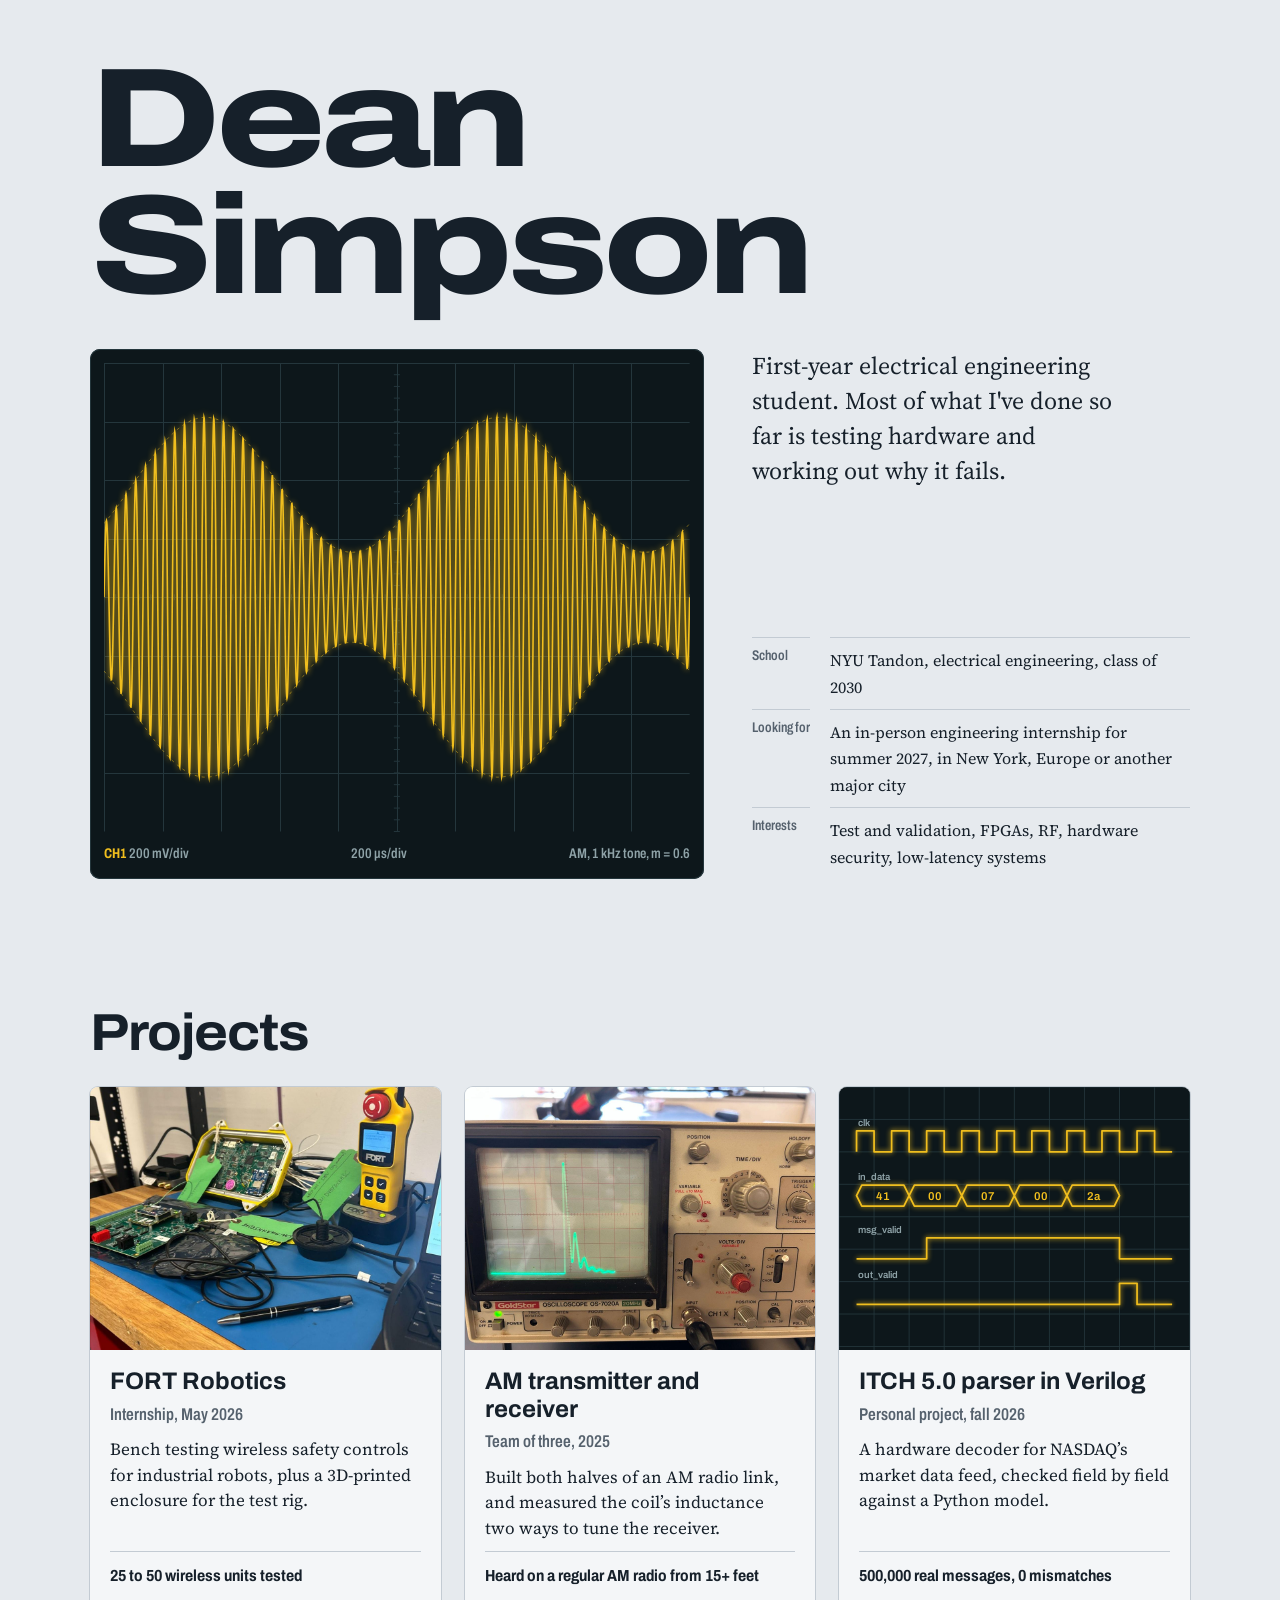
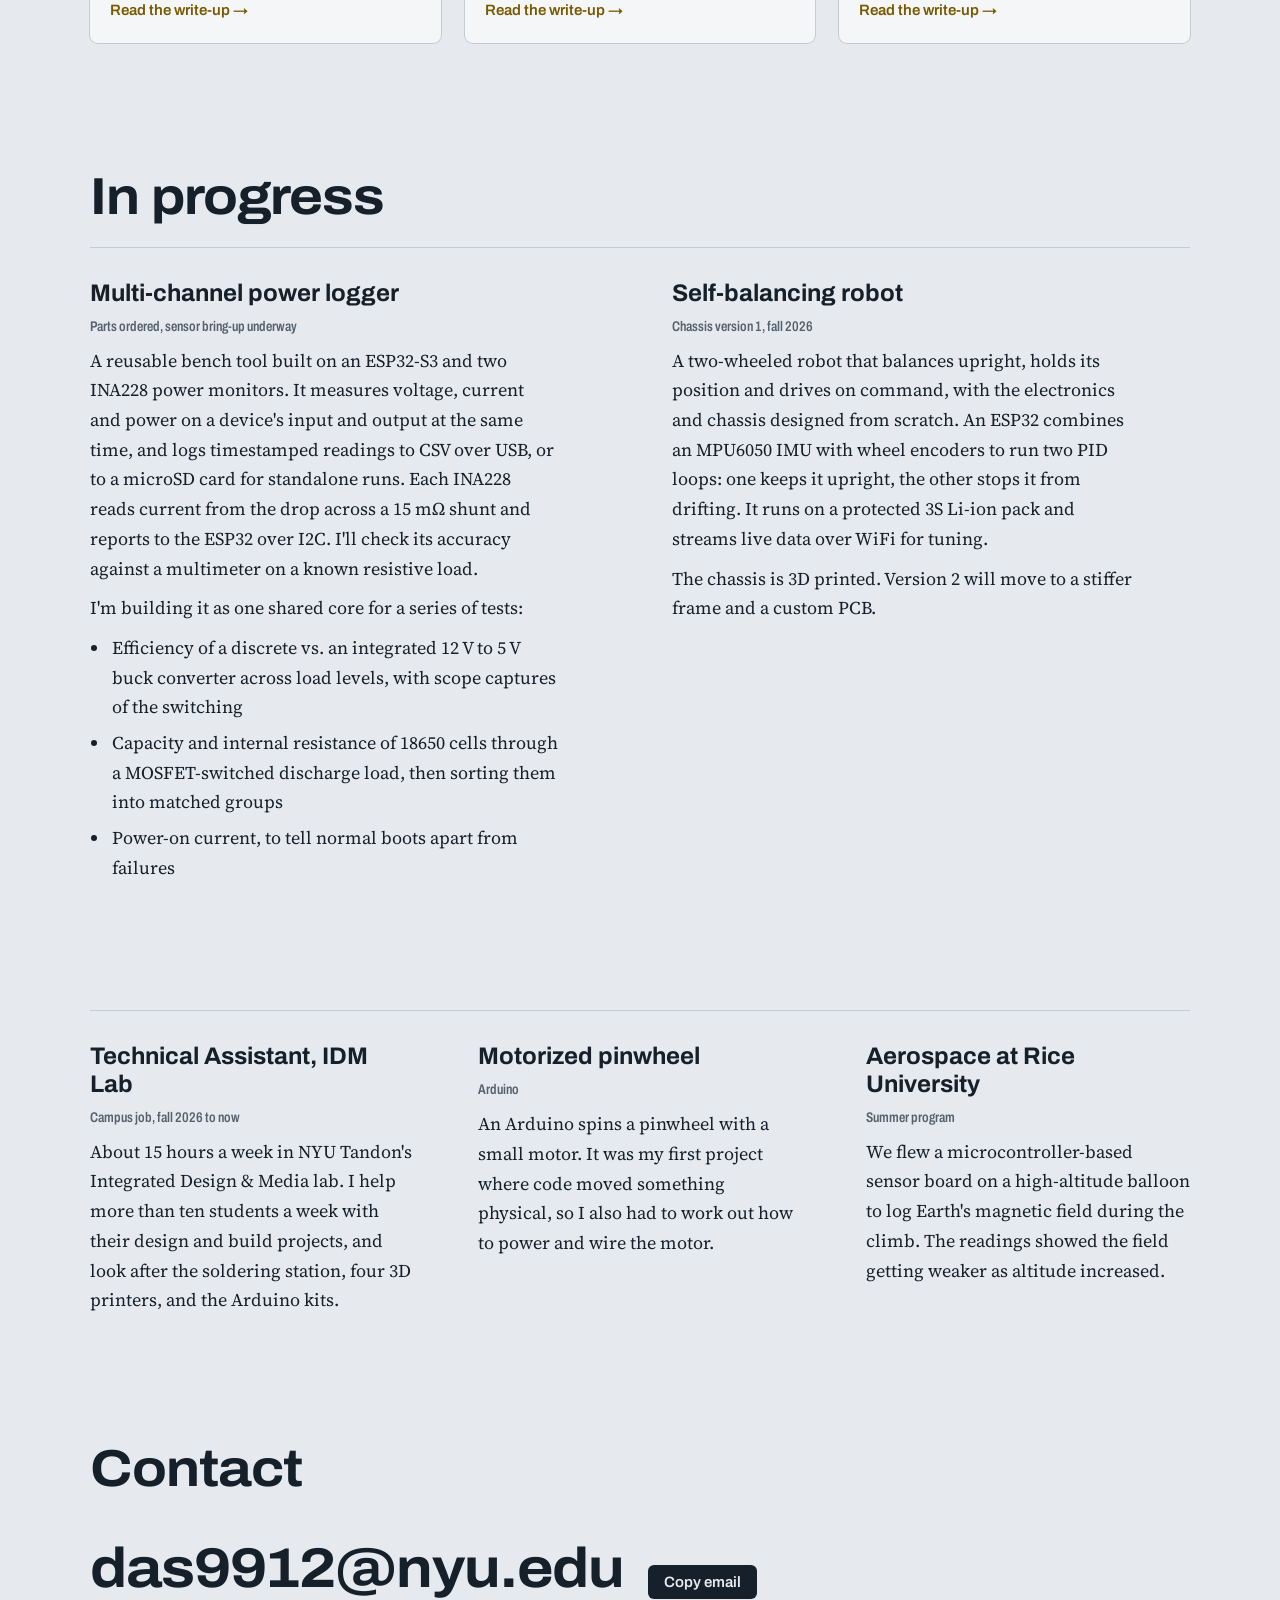
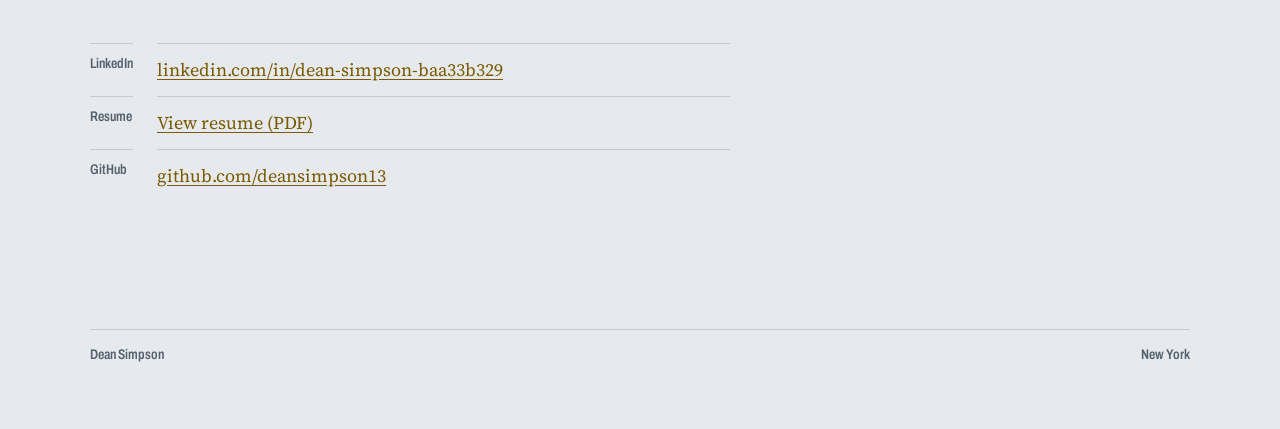
<file: index.html>
<!DOCTYPE html>
<html lang="en">
<head>
<meta charset="utf-8">
<meta name="viewport" content="width=device-width,initial-scale=1,viewport-fit=cover">
<title>Dean Simpson Portfolio</title>
<link rel="preconnect" href="https://fonts.googleapis.com">
<link rel="preconnect" href="https://fonts.gstatic.com" crossorigin>
<link rel="stylesheet" href="https://fonts.googleapis.com/css2?family=Archivo:wdth,wght@62..125,400..800&family=Source+Serif+4:ital,opsz,wght@0,8..60,400;0,8..60,600;1,8..60,400&display=swap">
<link rel="stylesheet" href="style.css">
</head>
<body>
<div class="wrap">

<header class="hero">
  <h1>Dean Simpson</h1>
  <div class="bench">
    <figure class="scope" aria-label="Oscilloscope screen showing an amplitude-modulated signal">
      <canvas id="scope" aria-hidden="true"></canvas>
      <figcaption class="readout">
        <span><b>CH1</b> 200 mV/div</span>
        <span>200 µs/div</span>
        <span>AM, 1 kHz tone, m = 0.6</span>
      </figcaption>
    </figure>
    <div class="intro">
      <p>First-year electrical engineering student. Most of what I've done so far is testing hardware and working out why it fails.</p>
      <dl class="facts">
        <dt class="label">School</dt><dd>NYU Tandon, electrical engineering, class of 2030</dd>
        <dt class="label">Looking for</dt><dd>An in-person engineering internship for summer 2027, in New York, Europe or another major city</dd>
        <dt class="label">Interests</dt><dd>Test and validation, FPGAs, RF, hardware security, low-latency systems</dd>
      </dl>
    </div>
  </div>
</header>

<!-- Projects -->
<section class="projects" id="projects">
  <h2>Projects</h2>
  <div class="cards">
    <a class="card" href="fort.html">
      <div class="thumb"><img src="fort-radios.jpg" alt="" loading="lazy"></div>
      <div class="card-body">
        <h3>FORT Robotics</h3>
        <p class="label">Internship, May 2026</p>
        <p>Bench testing wireless safety controls for industrial robots, plus a 3D-printed enclosure for the test rig.</p>
        <p class="stat">25 to 50 wireless units tested</p>
        <span class="more">Read the write-up &rarr;</span>
      </div>
    </a>
    <a class="card" href="radio.html">
      <div class="thumb"><img src="radio-lr-decay.jpg" alt="" loading="lazy"></div>
      <div class="card-body">
        <h3>AM transmitter and receiver</h3>
        <p class="label">Team of three, 2025</p>
        <p>Built both halves of an AM radio link, and measured the coil&rsquo;s inductance two ways to tune the receiver.</p>
        <p class="stat">Heard on a regular AM radio from 15+ feet</p>
        <span class="more">Read the write-up &rarr;</span>
      </div>
    </a>
    <a class="card" href="itch.html">
      <div class="thumb"><svg viewBox="0 0 400 300" role="img" aria-label="Digital timing traces on a dark screen">
<g stroke="#24363C" stroke-width="1"><path d="M0 0 V300"/><path d="M40 0 V300"/><path d="M80 0 V300"/><path d="M120 0 V300"/><path d="M160 0 V300"/><path d="M200 0 V300"/><path d="M240 0 V300"/><path d="M280 0 V300"/><path d="M320 0 V300"/><path d="M360 0 V300"/><path d="M400 0 V300"/><path d="M0 0 H400"/><path d="M0 37 H400"/><path d="M0 74 H400"/><path d="M0 111 H400"/><path d="M0 148 H400"/><path d="M0 185 H400"/><path d="M0 222 H400"/><path d="M0 259 H400"/><path d="M0 296 H400"/></g>
<g fill="none" stroke="#F0BE1E" stroke-width="2" stroke-linejoin="round" style="filter:drop-shadow(0 0 3px #F0BE1E)">
<path d="M20 74 V50 H40 V74 H60 V50 H80 V74 H100 V50 H120 V74 H140 V50 H160 V74 H180 V50 H200 V74 H220 V50 H240 V74 H260 V50 H280 V74 H300 V50 H320 V74 H340 V50 H360 V74 H380"/>
<path d="M20 124 L26 112 H74 L80 124 L74 136 H26 Z M80 124 L86 112 H134 L140 124 L134 136 H86 Z M140 124 L146 112 H194 L200 124 L194 136 H146 Z M200 124 L206 112 H254 L260 124 L254 136 H206 Z M260 124 L266 112 H314 L320 124 L314 136 H266 Z"/>
<path d="M20 196 H100 V172 H320 V196 H380"/>
<path d="M20 248 H320 V224 H340 V248 H380"/>
</g>
<g font-family="Archivo,Arial,sans-serif" font-size="13" font-weight="600" fill="#F0BE1E" text-anchor="middle">
<text x="50" y="129">41</text><text x="110" y="129">00</text><text x="170" y="129">07</text><text x="230" y="129">00</text><text x="290" y="129">2a</text>
</g>
<g font-family="Archivo,Arial,sans-serif" font-size="11" font-weight="600" fill="#8FA3A8">
<text x="22" y="44">clk</text><text x="22" y="106">in_data</text><text x="22" y="166">msg_valid</text><text x="22" y="218">out_valid</text>
</g>
</svg></div>
      <div class="card-body">
        <h3>ITCH 5.0 parser in Verilog</h3>
        <p class="label">Personal project, fall 2026</p>
        <p>A hardware decoder for NASDAQ&rsquo;s market data feed, checked field by field against a Python model.</p>
        <p class="stat">500,000 real messages, 0 mismatches</p>
        <span class="more">Read the write-up &rarr;</span>
      </div>
    </a>
  </div>
</section>

<!-- In progress -->
<section class="now" id="now">
  <h2>In progress</h2>
  <div class="minor">
    <article>
      <h3>Multi-channel power logger</h3>
      <p class="label" style="margin:0">Parts ordered, sensor bring-up underway</p>
      <p>A reusable bench tool built on an ESP32-S3 and two INA228 power monitors. It measures voltage, current and power on a device's input and output at the same time, and logs timestamped readings to CSV over USB, or to a microSD card for standalone runs. Each INA228 reads current from the drop across a 15 m&Omega; shunt and reports to the ESP32 over I2C. I'll check its accuracy against a multimeter on a known resistive load.</p>
      <p>I'm building it as one shared core for a series of tests:</p>
      <ul class="uses">
        <li>Efficiency of a discrete vs. an integrated 12 V to 5 V buck converter across load levels, with scope captures of the switching</li>
        <li>Capacity and internal resistance of 18650 cells through a MOSFET-switched discharge load, then sorting them into matched groups</li>
        <li>Power-on current, to tell normal boots apart from failures</li>
      </ul>
    </article>
    <article>
      <h3>Self-balancing robot</h3>
      <p class="label" style="margin:0">Chassis version 1, fall 2026</p>
      <p>A two-wheeled robot that balances upright, holds its position and drives on command, with the electronics and chassis designed from scratch. An ESP32 combines an MPU6050 IMU with wheel encoders to run two PID loops: one keeps it upright, the other stops it from drifting. It runs on a protected 3S Li-ion pack and streams live data over WiFi for tuning.</p>
      <p>The chassis is 3D printed. Version 2 will move to a stiffer frame and a custom PCB.</p>
    </article>
  </div>
</section>

<!-- Smaller -->
<section class="minor">
  <article>
    <h3>Technical Assistant, IDM Lab</h3>
    <p class="label" style="margin:0">Campus job, fall 2026 to now</p>
    <p>About 15 hours a week in NYU Tandon's Integrated Design &amp; Media lab. I help more than ten students a week with their design and build projects, and look after the soldering station, four 3D printers, and the Arduino kits.</p>
  </article>
  <article>
    <h3>Motorized pinwheel</h3>
    <p class="label" style="margin:0">Arduino</p>
    <p>An Arduino spins a pinwheel with a small motor. It was my first project where code moved something physical, so I also had to work out how to power and wire the motor.</p>
  </article>
  <article>
    <h3>Aerospace at Rice University</h3>
    <p class="label" style="margin:0">Summer program</p>
    <p>We flew a microcontroller-based sensor board on a high-altitude balloon to log Earth's magnetic field during the climb. The readings showed the field getting weaker as altitude increased.</p>
  </article>
</section>

<!-- Contact -->
<section class="contact" id="contact">
  <h2>Contact</h2>
  <div class="email"><span id="email">das9912@nyu.edu</span><button class="copy" type="button" id="copyEmail">Copy email</button></div>
  <dl class="links">
    <dt class="label">LinkedIn</dt><dd><a href="https://www.linkedin.com/in/dean-simpson-baa33b329/" target="_blank" rel="noopener">linkedin.com/in/dean-simpson-baa33b329</a></dd>
    <dt class="label">Resume</dt><dd><a href="resume.pdf" target="_blank" rel="noopener">View resume (PDF)</a></dd>
    <dt class="label">GitHub</dt><dd><a href="https://github.com/deansimpson13" target="_blank" rel="noopener">github.com/deansimpson13</a></dd>
  </dl>
</section>

<footer class="label">
  <span>Dean Simpson</span>
  <span>New York</span>
</footer>

</div>

<script>
document.getElementById('copyEmail').addEventListener('click', function(){
  var b=this, el=document.getElementById('email'), t=el.textContent;
  function done(){b.textContent='Copied';setTimeout(function(){b.textContent='Copy email'},1600)}
  function fallback(){var r=document.createRange();r.selectNodeContents(el);var s=getSelection();s.removeAllRanges();s.addRange(r);b.textContent='Selected';}
  try{navigator.clipboard.writeText(t).then(done,fallback)}catch(e){fallback()}
});

(function(){
  var c=document.getElementById('scope'), ctx=c.getContext('2d');
  var reduce=window.matchMedia&&matchMedia('(prefers-reduced-motion: reduce)').matches;
  var phase=0, W=0, H=0;
  function css(n){return getComputedStyle(document.documentElement).getPropertyValue(n).trim()}
  function size(){
    var r=c.getBoundingClientRect(), d=window.devicePixelRatio||1;
    W=r.width; H=r.height; c.width=Math.round(W*d); c.height=Math.round(H*d);
    ctx.setTransform(d,0,0,d,0,0);
  }
  function draw(){
    var grat=css('--grat'), trace=css('--trace');
    ctx.clearRect(0,0,W,H);
    // graticule: 10 x 8 divisions, minor ticks on the center axes
    ctx.strokeStyle=grat; ctx.lineWidth=1;
    for(var i=0;i<=10;i++){var x=Math.round(i*W/10)+.5;ctx.beginPath();ctx.moveTo(x,0);ctx.lineTo(x,H);ctx.stroke()}
    for(var j=0;j<=8;j++){var y=Math.round(j*H/8)+.5;ctx.beginPath();ctx.moveTo(0,y);ctx.lineTo(W,y);ctx.stroke()}
    for(var k=0;k<=50;k++){var tx=k*W/50;ctx.beginPath();ctx.moveTo(tx,H/2-3);ctx.lineTo(tx,H/2+3);ctx.stroke()}
    for(var m=0;m<=40;m++){var ty=m*H/40;ctx.beginPath();ctx.moveTo(W/2-3,ty);ctx.lineTo(W/2+3,ty);ctx.stroke()}
    // AM signal: 2 ms window (10 div x 200 us), 1 kHz tone, depth 0.6
    var A=H*0.24, mod=0.6, cycles=2, carrierPerDiv=6;
    ctx.save();
    ctx.shadowColor=trace; ctx.shadowBlur=6;
    ctx.strokeStyle=trace; ctx.lineWidth=1.6; ctx.beginPath();
    var n=Math.max(600,Math.round(W*4));
    for(var s=0;s<=n;s++){
      var u=s/n, x=u*W;
      var env=1+mod*Math.sin(2*Math.PI*cycles*u + phase);
      var car=Math.sin(2*Math.PI*carrierPerDiv*10*u);
      var y=H/2-A*env*car;
      s?ctx.lineTo(x,y):ctx.moveTo(x,y);
    }
    ctx.stroke(); ctx.restore();
    // envelope, dashed
    ctx.setLineDash([3,4]); ctx.strokeStyle=trace; ctx.globalAlpha=.45; ctx.lineWidth=1;
    [1,-1].forEach(function(sg){
      ctx.beginPath();
      for(var s=0;s<=200;s++){var u=s/200;var y=H/2-sg*A*(1+mod*Math.sin(2*Math.PI*cycles*u+phase));s?ctx.lineTo(u*W,y):ctx.moveTo(u*W,y)}
      ctx.stroke();
    });
    ctx.setLineDash([]); ctx.globalAlpha=1;
  }
  function loop(){phase-=0.012; draw(); requestAnimationFrame(loop)}
  size(); draw();
  window.addEventListener('resize',function(){size();draw()});
  if(!reduce) requestAnimationFrame(loop);
})();
</script>
</body>
</html>
</file>
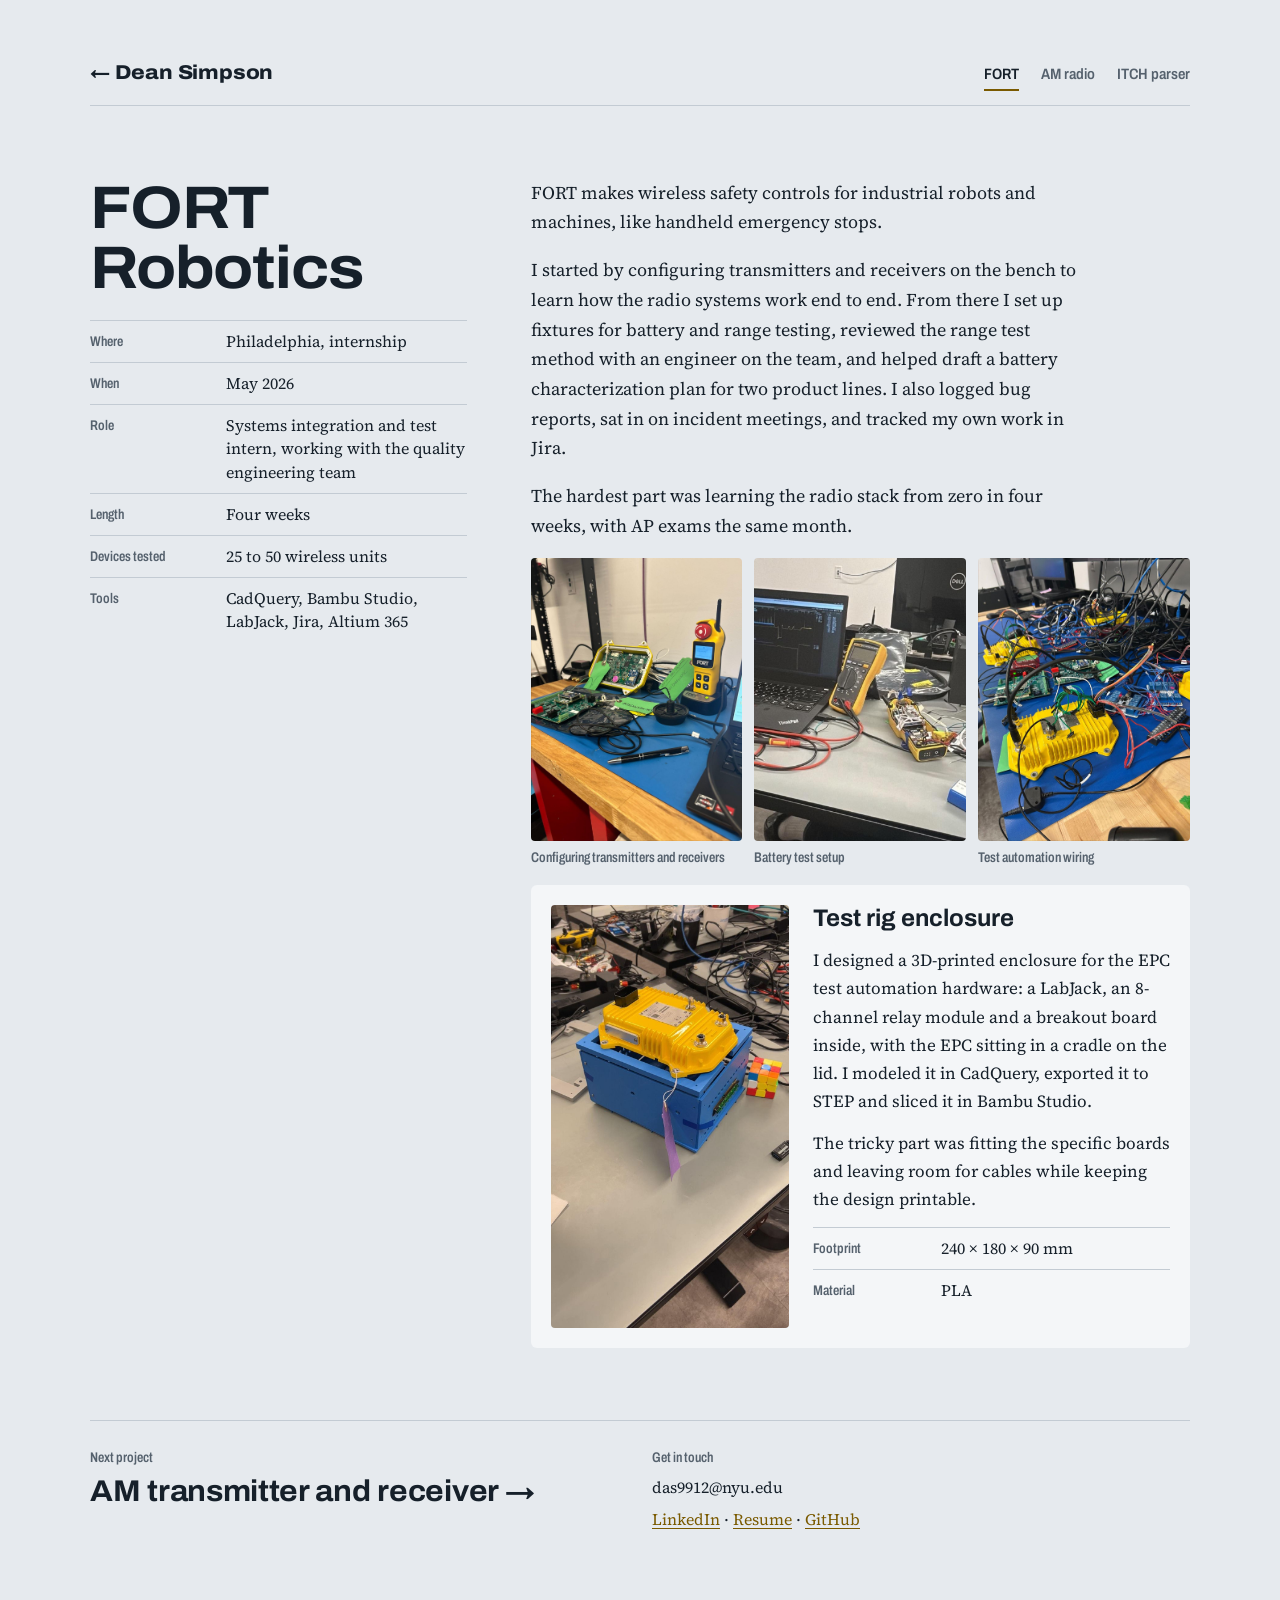
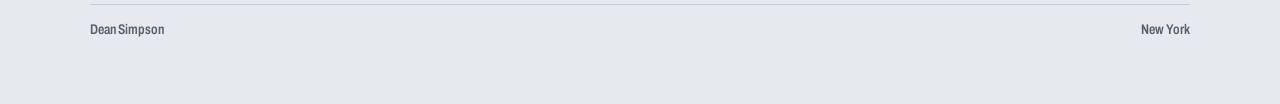
<file: fort.html>
<!DOCTYPE html>
<html lang="en">
<head>
<meta charset="utf-8">
<meta name="viewport" content="width=device-width,initial-scale=1,viewport-fit=cover">
<title>FORT Robotics | Dean Simpson</title>
<link rel="preconnect" href="https://fonts.googleapis.com">
<link rel="preconnect" href="https://fonts.gstatic.com" crossorigin>
<link rel="stylesheet" href="https://fonts.googleapis.com/css2?family=Archivo:wdth,wght@62..125,400..800&family=Source+Serif+4:ital,opsz,wght@0,8..60,400;0,8..60,600;1,8..60,400&display=swap">
<link rel="stylesheet" href="style.css">
</head>
<body class="page">
<div class="wrap">

<nav class="topnav" aria-label="Site">
  <a class="home" href="index.html">&larr; Dean Simpson</a>
  <div class="pnav"><a href="fort.html" aria-current="page">FORT</a><a href="radio.html">AM radio</a><a href="itch.html">ITCH parser</a></div>
</nav>

<section class="record" id="fort">
  <div class="side">
    <h1 class="page-title">FORT Robotics</h1>
    <table class="spec">
      <tr><th>Where</th><td>Philadelphia, internship</td></tr>
      <tr><th>When</th><td>May 2026</td></tr>
      <tr><th>Role</th><td>Systems integration and test intern, working with the quality engineering team</td></tr>
      <tr><th>Length</th><td>Four weeks</td></tr>
      <tr><th>Devices tested</th><td>25 to 50 wireless units</td></tr>
      <tr><th>Tools</th><td>CadQuery, Bambu Studio, LabJack, Jira, Altium 365</td></tr>
    </table>
  </div>
  <div class="notes">
    <p>FORT makes wireless safety controls for industrial robots and machines, like handheld emergency stops.</p>
    <p>I started by configuring transmitters and receivers on the bench to learn how the radio systems work end to end. From there I set up fixtures for battery and range testing, reviewed the range test method with an engineer on the team, and helped draft a battery characterization plan for two product lines. I also logged bug reports, sat in on incident meetings, and tracked my own work in Jira.</p>
    <p>The hardest part was learning the radio stack from zero in four weeks, with AP exams the same month.</p>
    <div class="strip">
      <figure class="photo"><img src="fort-radios.jpg" alt="Transmitter and receiver boards on a blue lab bench next to a handheld wireless controller" loading="lazy"><figcaption class="label">Configuring transmitters and receivers</figcaption></figure>
      <figure class="photo"><img src="fort-battery.jpg" alt="Laptop, multimeter and battery pack wired together on a test bench" loading="lazy"><figcaption class="label">Battery test setup</figcaption></figure>
      <figure class="photo"><img src="fort-rig.jpg" alt="Controllers, relay boards and wiring spread across a lab bench" loading="lazy"><figcaption class="label">Test automation wiring</figcaption></figure>
    </div>
    <div class="feature">
      <figure class="photo"><img src="fort-enclosure.jpg" alt="Blue 3D-printed enclosure with a yellow controller seated in a cradle on its lid" loading="lazy"></figure>
      <div class="feature-text">
        <h3>Test rig enclosure</h3>
        <p>I designed a 3D-printed enclosure for the EPC test automation hardware: a LabJack, an 8-channel relay module and a breakout board inside, with the EPC sitting in a cradle on the lid. I modeled it in CadQuery, exported it to STEP and sliced it in Bambu Studio.</p>
        <p>The tricky part was fitting the specific boards and leaving room for cables while keeping the design printable.</p>
        <table class="spec">
          <tr><th>Footprint</th><td>240 × 180 × 90 mm</td></tr>
          <tr><th>Material</th><td>PLA</td></tr>
        </table>
      </div>
    </div>
  </div>
</section>

<nav class="after" aria-label="More">
  <a class="next" href="radio.html"><span class="label">Next project</span><span class="nt">AM transmitter and receiver &rarr;</span></a>
  <div class="reach">
    <span class="label">Get in touch</span>
    <p>das9912@nyu.edu</p>
    <p><a href="https://www.linkedin.com/in/dean-simpson-baa33b329/" target="_blank" rel="noopener">LinkedIn</a> &middot; <a href="resume.pdf" target="_blank" rel="noopener">Resume</a> &middot; <a href="https://github.com/deansimpson13" target="_blank" rel="noopener">GitHub</a></p>
  </div>
</nav>

<footer class="label">
  <span>Dean Simpson</span>
  <span>New York</span>
</footer>

</div>
</body>
</html>
</file>
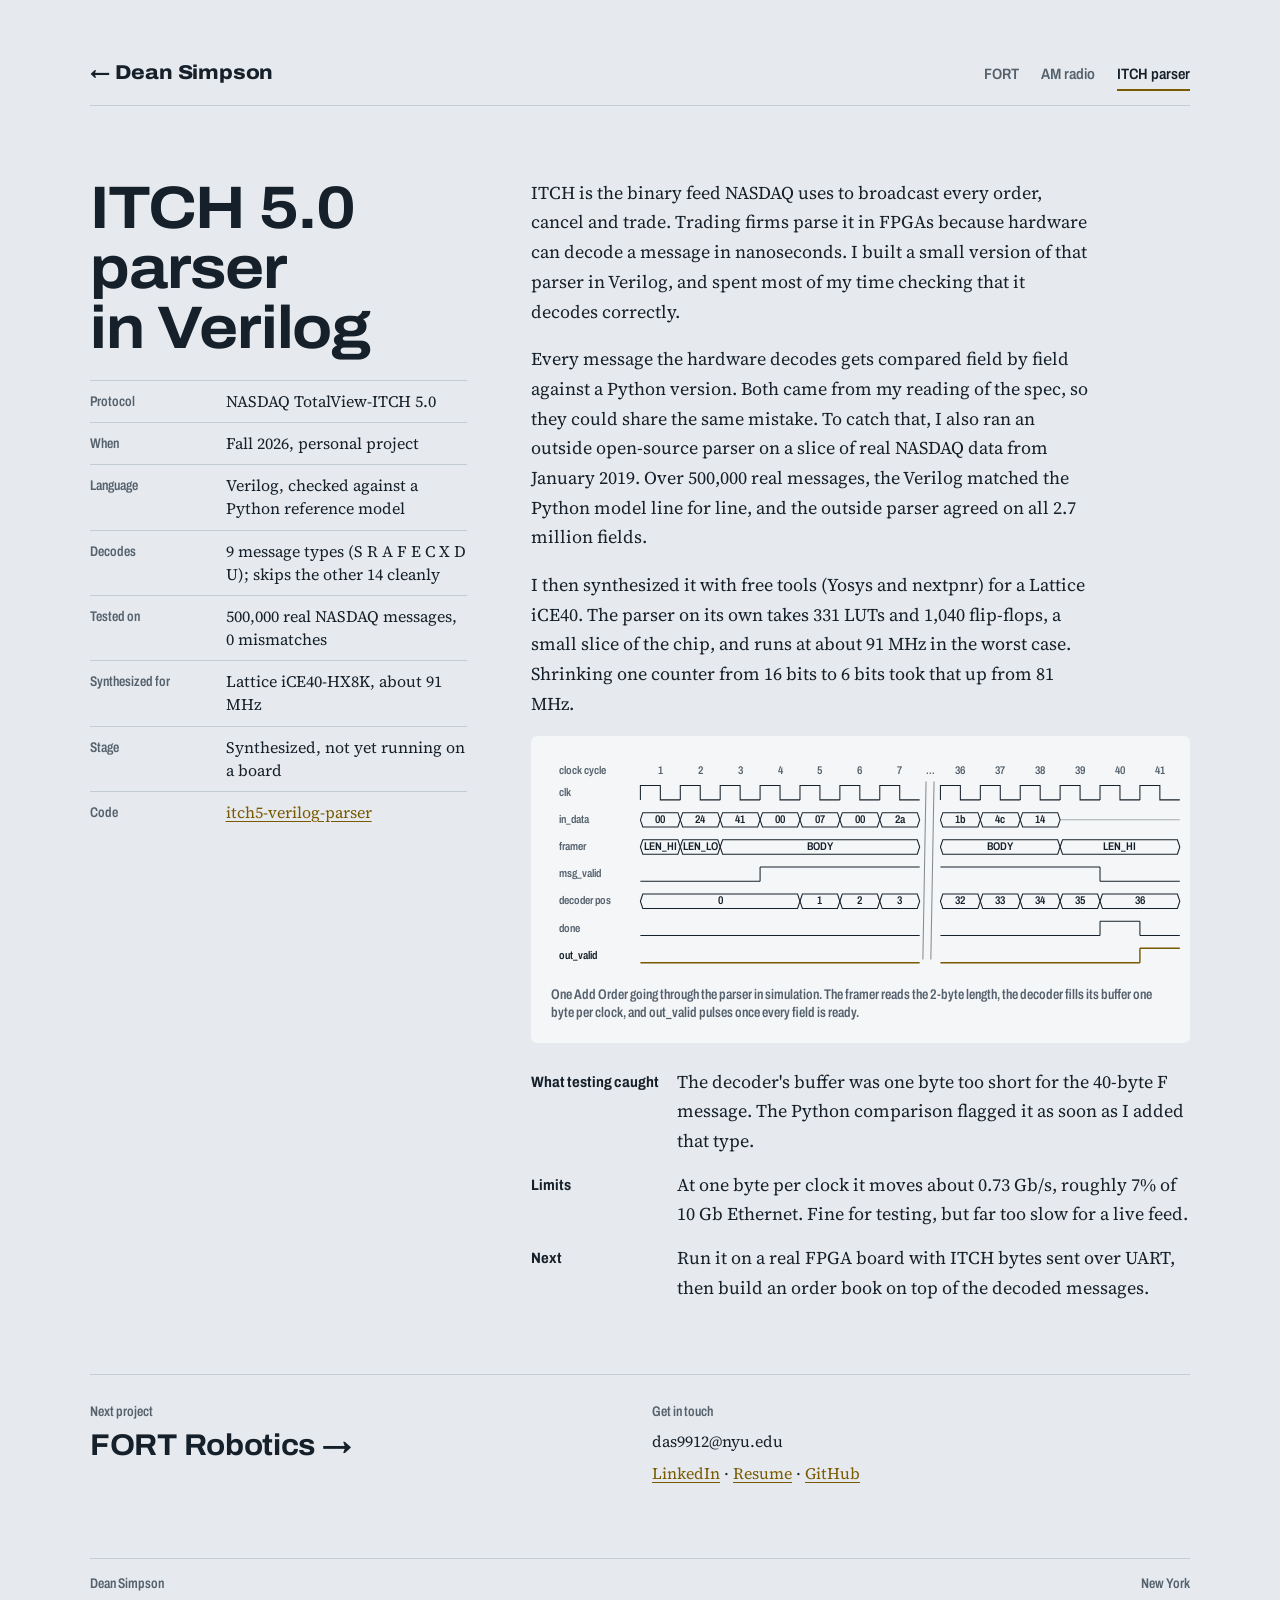
<file: itch.html>
<!DOCTYPE html>
<html lang="en">
<head>
<meta charset="utf-8">
<meta name="viewport" content="width=device-width,initial-scale=1,viewport-fit=cover">
<title>ITCH 5.0 parser in Verilog | Dean Simpson</title>
<link rel="preconnect" href="https://fonts.googleapis.com">
<link rel="preconnect" href="https://fonts.gstatic.com" crossorigin>
<link rel="stylesheet" href="https://fonts.googleapis.com/css2?family=Archivo:wdth,wght@62..125,400..800&family=Source+Serif+4:ital,opsz,wght@0,8..60,400;0,8..60,600;1,8..60,400&display=swap">
<link rel="stylesheet" href="style.css">
</head>
<body class="page">
<div class="wrap">

<nav class="topnav" aria-label="Site">
  <a class="home" href="index.html">&larr; Dean Simpson</a>
  <div class="pnav"><a href="fort.html">FORT</a><a href="radio.html">AM radio</a><a href="itch.html" aria-current="page">ITCH parser</a></div>
</nav>

<section class="record" id="itch">
  <div class="side">
    <h1 class="page-title">ITCH 5.0 parser in Verilog</h1>
    <table class="spec">
      <tr><th>Protocol</th><td>NASDAQ TotalView-ITCH 5.0</td></tr>
      <tr><th>When</th><td>Fall 2026, personal project</td></tr>
      <tr><th>Language</th><td>Verilog, checked against a Python reference model</td></tr>
      <tr><th>Decodes</th><td>9 message types (S R A F E C X D U); skips the other 14 cleanly</td></tr>
      <tr><th>Tested on</th><td>500,000 real NASDAQ messages, 0 mismatches</td></tr>
      <tr><th>Synthesized for</th><td>Lattice iCE40-HX8K, about 91 MHz</td></tr>
      <tr><th>Stage</th><td>Synthesized, not yet running on a board</td></tr>
      <tr><th>Code</th><td><a href="https://github.com/deansimpson13/itch5-verilog-parser" target="_blank" rel="noopener">itch5-verilog-parser</a></td></tr>
    </table>
  </div>
  <div class="notes">
    <p>ITCH is the binary feed NASDAQ uses to broadcast every order, cancel and trade. Trading firms parse it in FPGAs because hardware can decode a message in nanoseconds. I built a small version of that parser in Verilog, and spent most of my time checking that it decodes correctly.</p>
    <p>Every message the hardware decodes gets compared field by field against a Python version. Both came from my reading of the spec, so they could share the same mistake. To catch that, I also ran an outside open-source parser on a slice of real NASDAQ data from January 2019. Over 500,000 real messages, the Verilog matched the Python model line for line, and the outside parser agreed on all 2.7 million fields.</p>
    <p>I then synthesized it with free tools (Yosys and nextpnr) for a Lattice iCE40. The parser on its own takes 331 LUTs and 1,040 flip-flops, a small slice of the chip, and runs at about 91 MHz in the worst case. Shrinking one counter from 16 bits to 6 bits took that up from 81 MHz.</p>
    <figure class="plate">
<svg class="wave" viewBox="0 0 802 273" role="img" aria-label="Timing diagram of one Add Order message through the parser. Two length bytes arrive, the framer moves to BODY, msg_valid goes high and the decoder position counts up as bytes fill the buffer. After the last byte, done pulses, then out_valid pulses for one clock with all fields decoded.">
<text x="137.0" y="22" text-anchor="middle" class="lbl">1</text>
<text x="187.0" y="22" text-anchor="middle" class="lbl">2</text>
<text x="237.0" y="22" text-anchor="middle" class="lbl">3</text>
<text x="287.0" y="22" text-anchor="middle" class="lbl">4</text>
<text x="337.0" y="22" text-anchor="middle" class="lbl">5</text>
<text x="387.0" y="22" text-anchor="middle" class="lbl">6</text>
<text x="437.0" y="22" text-anchor="middle" class="lbl">7</text>
<text x="475.0" y="22" text-anchor="middle" class="lbl">…</text>
<text x="513.0" y="22" text-anchor="middle" class="lbl">36</text>
<text x="563.0" y="22" text-anchor="middle" class="lbl">37</text>
<text x="613.0" y="22" text-anchor="middle" class="lbl">38</text>
<text x="663.0" y="22" text-anchor="middle" class="lbl">39</text>
<text x="713.0" y="22" text-anchor="middle" class="lbl">40</text>
<text x="763.0" y="22" text-anchor="middle" class="lbl">41</text>
<text x="10" y="22" class="lbl">clock cycle</text>
<text x="10" y="50" class="lbl">clk</text>
<path class="ln" d="M112 55 V37 H137.0 V55 H162"/>
<path class="ln" d="M162 55 V37 H187.0 V55 H212"/>
<path class="ln" d="M212 55 V37 H237.0 V55 H262"/>
<path class="ln" d="M262 55 V37 H287.0 V55 H312"/>
<path class="ln" d="M312 55 V37 H337.0 V55 H362"/>
<path class="ln" d="M362 55 V37 H387.0 V55 H412"/>
<path class="ln" d="M412 55 V37 H437.0 V55 H462"/>
<path class="ln" d="M488 55 V37 H513.0 V55 H538"/>
<path class="ln" d="M538 55 V37 H563.0 V55 H588"/>
<path class="ln" d="M588 55 V37 H613.0 V55 H638"/>
<path class="ln" d="M638 55 V37 H663.0 V55 H688"/>
<path class="ln" d="M688 55 V37 H713.0 V55 H738"/>
<path class="ln" d="M738 55 V37 H763.0 V55 H788"/>
<text x="10" y="84" class="lbl">in_data</text>
<path class="ln" d="M112 80 L115 71 H159 L162 80 L159 89 H115 Z"/>
<text x="137.0" y="84" text-anchor="middle">00</text>
<path class="ln" d="M162 80 L165 71 H209 L212 80 L209 89 H165 Z"/>
<text x="187.0" y="84" text-anchor="middle">24</text>
<path class="ln" d="M212 80 L215 71 H259 L262 80 L259 89 H215 Z"/>
<text x="237.0" y="84" text-anchor="middle">41</text>
<path class="ln" d="M262 80 L265 71 H309 L312 80 L309 89 H265 Z"/>
<text x="287.0" y="84" text-anchor="middle">00</text>
<path class="ln" d="M312 80 L315 71 H359 L362 80 L359 89 H315 Z"/>
<text x="337.0" y="84" text-anchor="middle">07</text>
<path class="ln" d="M362 80 L365 71 H409 L412 80 L409 89 H365 Z"/>
<text x="387.0" y="84" text-anchor="middle">00</text>
<path class="ln" d="M412 80 L415 71 H459 L462 80 L459 89 H415 Z"/>
<text x="437.0" y="84" text-anchor="middle">2a</text>
<path class="ln" d="M488 80 L491 71 H535 L538 80 L535 89 H491 Z"/>
<text x="513.0" y="84" text-anchor="middle">1b</text>
<path class="ln" d="M538 80 L541 71 H585 L588 80 L585 89 H541 Z"/>
<text x="563.0" y="84" text-anchor="middle">4c</text>
<path class="ln" d="M588 80 L591 71 H635 L638 80 L635 89 H591 Z"/>
<text x="613.0" y="84" text-anchor="middle">14</text>
<path class="ln" style="opacity:.35" d="M638 80 H788"/>
<text x="10" y="118" class="lbl">framer</text>
<path class="ln" d="M112 114 L115 105 H159 L162 114 L159 123 H115 Z"/>
<text x="137.0" y="118" text-anchor="middle">LEN_HI</text>
<path class="ln" d="M162 114 L165 105 H209 L212 114 L209 123 H165 Z"/>
<text x="187.0" y="118" text-anchor="middle">LEN_LO</text>
<path class="ln" d="M212 114 L215 105 H459 L462 114 L459 123 H215 Z"/>
<text x="337.0" y="118" text-anchor="middle">BODY</text>
<path class="ln" d="M488 114 L491 105 H635 L638 114 L635 123 H491 Z"/>
<text x="563.0" y="118" text-anchor="middle">BODY</text>
<path class="ln" d="M638 114 L641 105 H785 L788 114 L785 123 H641 Z"/>
<text x="713.0" y="118" text-anchor="middle">LEN_HI</text>
<text x="10" y="152" class="lbl">msg_valid</text>
<path class="ln" d="M112 157 H262"/>
<path class="ln" d="M262 139 H462"/>
<path class="ln" d="M488 139 H688"/>
<path class="ln" d="M688 157 H788"/>
<path class="ln" d="M262 139 V157"/>
<path class="ln" d="M688 139 V157"/>
<text x="10" y="186" class="lbl">decoder pos</text>
<path class="ln" d="M112 182 L115 173 H309 L312 182 L309 191 H115 Z"/>
<text x="212.0" y="186" text-anchor="middle">0</text>
<path class="ln" d="M312 182 L315 173 H359 L362 182 L359 191 H315 Z"/>
<text x="337.0" y="186" text-anchor="middle">1</text>
<path class="ln" d="M362 182 L365 173 H409 L412 182 L409 191 H365 Z"/>
<text x="387.0" y="186" text-anchor="middle">2</text>
<path class="ln" d="M412 182 L415 173 H459 L462 182 L459 191 H415 Z"/>
<text x="437.0" y="186" text-anchor="middle">3</text>
<path class="ln" d="M488 182 L491 173 H535 L538 182 L535 191 H491 Z"/>
<text x="513.0" y="186" text-anchor="middle">32</text>
<path class="ln" d="M538 182 L541 173 H585 L588 182 L585 191 H541 Z"/>
<text x="563.0" y="186" text-anchor="middle">33</text>
<path class="ln" d="M588 182 L591 173 H635 L638 182 L635 191 H591 Z"/>
<text x="613.0" y="186" text-anchor="middle">34</text>
<path class="ln" d="M638 182 L641 173 H685 L688 182 L685 191 H641 Z"/>
<text x="663.0" y="186" text-anchor="middle">35</text>
<path class="ln" d="M688 182 L691 173 H785 L788 182 L785 191 H691 Z"/>
<text x="738.0" y="186" text-anchor="middle">36</text>
<text x="10" y="220" class="lbl">done</text>
<path class="ln" d="M112 225 H462"/>
<path class="ln" d="M488 225 H688"/>
<path class="ln" d="M688 207 H738"/>
<path class="ln" d="M738 225 H788"/>
<path class="ln" d="M688 207 V225"/>
<path class="ln" d="M738 207 V225"/>
<text x="10" y="254">out_valid</text>
<path class="accln" d="M112 259 H462"/>
<path class="accln" d="M488 259 H738"/>
<path class="accln" d="M738 241 H788"/>
<path class="accln" d="M738 241 V259"/>
<path class="ln" style="opacity:.5" d="M470 32 l-4 223 M480 32 l-4 223"/>
</svg>
      <figcaption class="label">One Add Order going through the parser in simulation. The framer reads the 2-byte length, the decoder fills its buffer one byte per clock, and out_valid pulses once every field is ready.</figcaption>
    </figure>
    <dl class="findings">
      <div><dt>What testing caught</dt><dd>The decoder's buffer was one byte too short for the 40-byte F message. The Python comparison flagged it as soon as I added that type.</dd></div>
      <div><dt>Limits</dt><dd>At one byte per clock it moves about 0.73 Gb/s, roughly 7% of 10 Gb Ethernet. Fine for testing, but far too slow for a live feed.</dd></div>
      <div><dt>Next</dt><dd>Run it on a real FPGA board with ITCH bytes sent over UART, then build an order book on top of the decoded messages.</dd></div>
    </dl>
  </div>
</section>

<nav class="after" aria-label="More">
  <a class="next" href="fort.html"><span class="label">Next project</span><span class="nt">FORT Robotics &rarr;</span></a>
  <div class="reach">
    <span class="label">Get in touch</span>
    <p>das9912@nyu.edu</p>
    <p><a href="https://www.linkedin.com/in/dean-simpson-baa33b329/" target="_blank" rel="noopener">LinkedIn</a> &middot; <a href="resume.pdf" target="_blank" rel="noopener">Resume</a> &middot; <a href="https://github.com/deansimpson13" target="_blank" rel="noopener">GitHub</a></p>
  </div>
</nav>

<footer class="label">
  <span>Dean Simpson</span>
  <span>New York</span>
</footer>

</div>
</body>
</html>
</file>
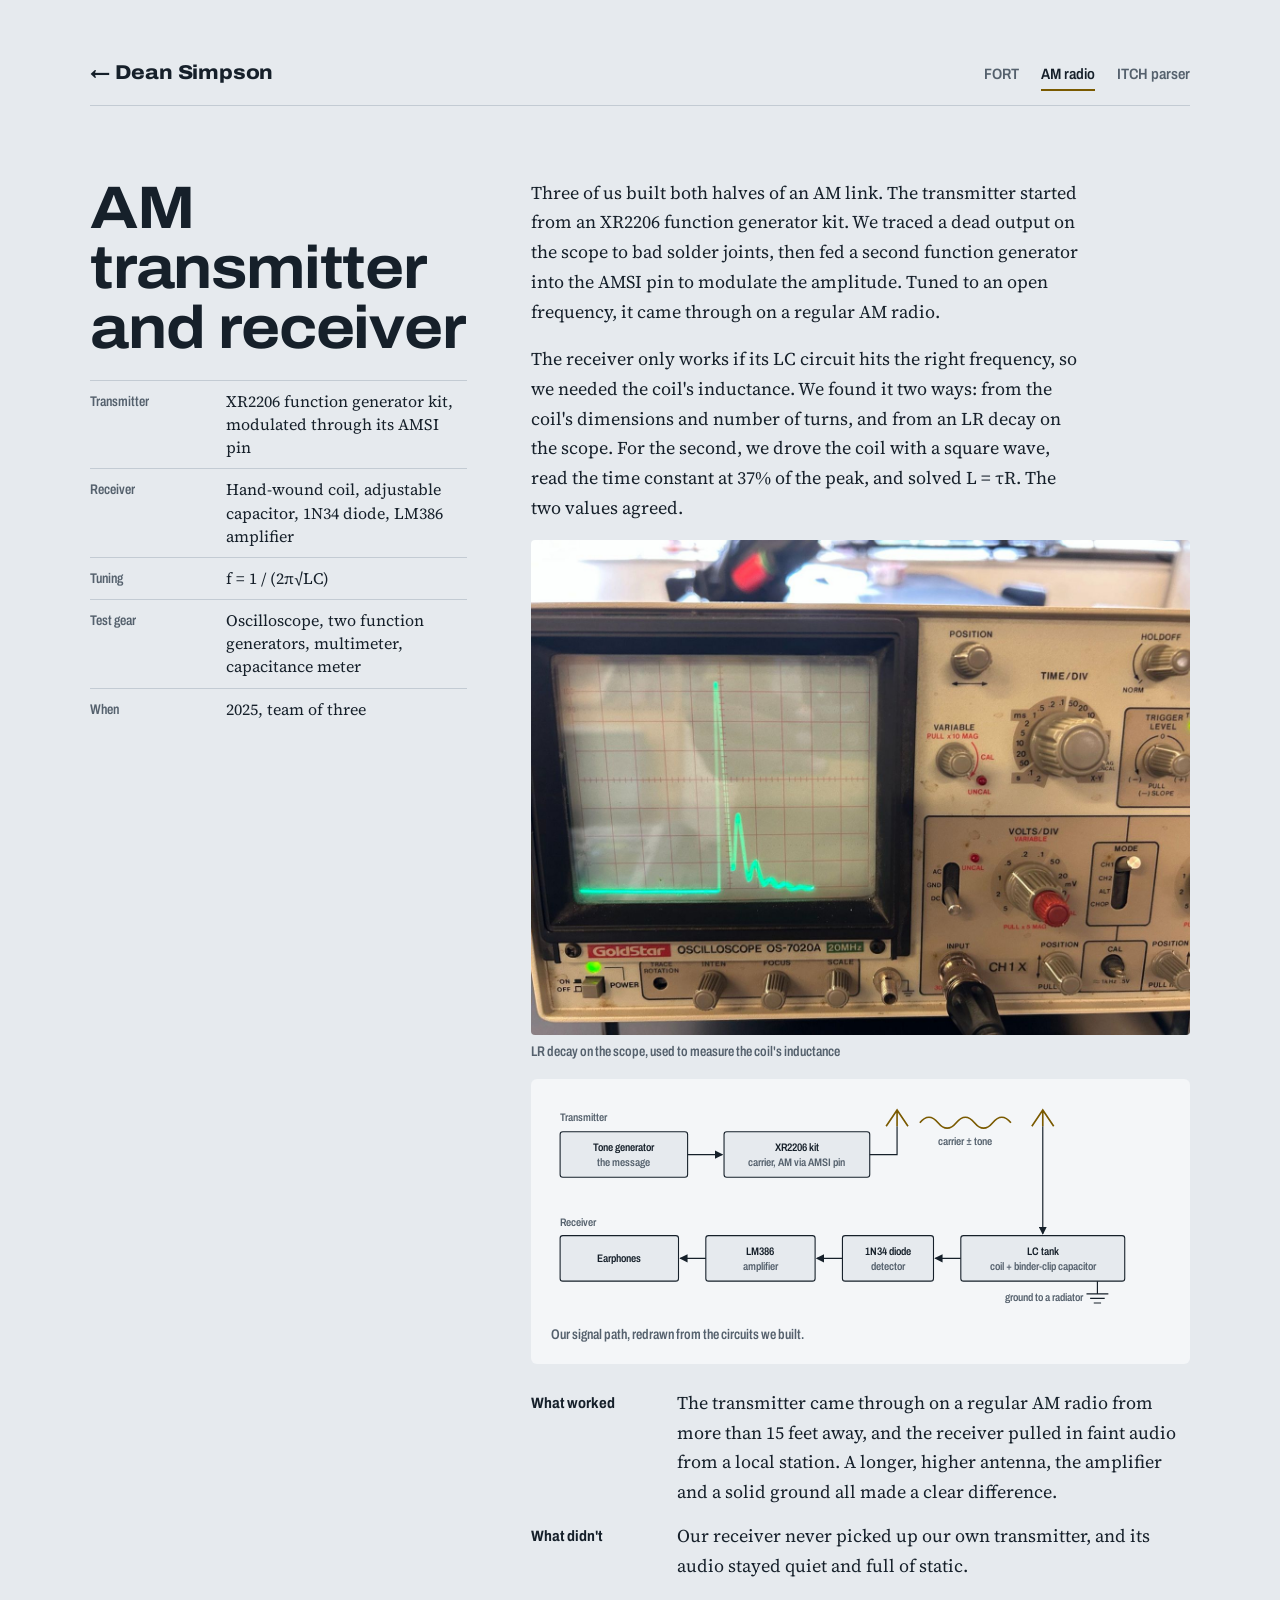
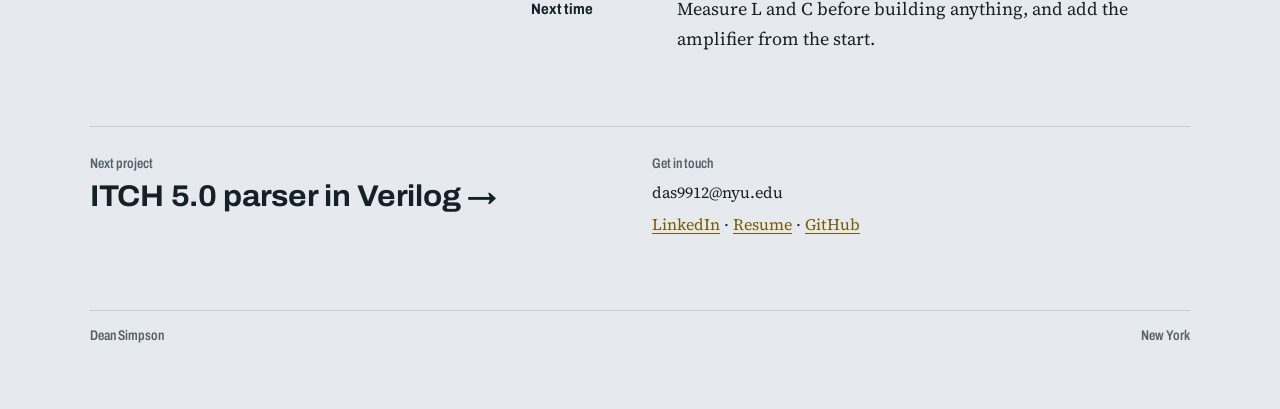
<file: radio.html>
<!DOCTYPE html>
<html lang="en">
<head>
<meta charset="utf-8">
<meta name="viewport" content="width=device-width,initial-scale=1,viewport-fit=cover">
<title>AM transmitter and receiver | Dean Simpson</title>
<link rel="preconnect" href="https://fonts.googleapis.com">
<link rel="preconnect" href="https://fonts.gstatic.com" crossorigin>
<link rel="stylesheet" href="https://fonts.googleapis.com/css2?family=Archivo:wdth,wght@62..125,400..800&family=Source+Serif+4:ital,opsz,wght@0,8..60,400;0,8..60,600;1,8..60,400&display=swap">
<link rel="stylesheet" href="style.css">
</head>
<body class="page">
<div class="wrap">

<nav class="topnav" aria-label="Site">
  <a class="home" href="index.html">&larr; Dean Simpson</a>
  <div class="pnav"><a href="fort.html">FORT</a><a href="radio.html" aria-current="page">AM radio</a><a href="itch.html">ITCH parser</a></div>
</nav>

<section class="record" id="radio">
  <div class="side">
    <h1 class="page-title">AM transmitter and receiver</h1>
    <table class="spec">
      <tr><th>Transmitter</th><td>XR2206 function generator kit, modulated through its AMSI pin</td></tr>
      <tr><th>Receiver</th><td>Hand-wound coil, adjustable capacitor, 1N34 diode, LM386 amplifier</td></tr>
      <tr><th>Tuning</th><td>f = 1 / (2π√LC)</td></tr>
      <tr><th>Test gear</th><td>Oscilloscope, two function generators, multimeter, capacitance meter</td></tr>
      <tr><th>When</th><td>2025, team of three</td></tr>
    </table>
  </div>
  <div class="notes">
    <p>Three of us built both halves of an AM link. The transmitter started from an XR2206 function generator kit. We traced a dead output on the scope to bad solder joints, then fed a second function generator into the AMSI pin to modulate the amplitude. Tuned to an open frequency, it came through on a regular AM radio.</p>
    <p>The receiver only works if its LC circuit hits the right frequency, so we needed the coil's inductance. We found it two ways: from the coil's dimensions and number of turns, and from an LR decay on the scope. For the second, we drove the coil with a square wave, read the time constant at 37% of the peak, and solved L = τR. The two values agreed.</p>
    <figure class="photo"><img src="radio-lr-decay.jpg" alt="Analog oscilloscope showing a sharp spike that decays quickly back to the baseline" loading="lazy" style="aspect-ratio:4/3;object-fit:cover"><figcaption class="label">LR decay on the scope, used to measure the coil's inductance</figcaption></figure>
    <figure class="plate">
      <svg viewBox="0 0 680 236" role="img" aria-label="Signal path. Transmitter: a tone generator feeds the XR2206 kit, which drives an antenna. Receiver: antenna into an LC tank, then a 1N34 diode, an LM386 amplifier, and earphones. The LC tank is grounded to a radiator.">
        <defs><marker id="ah" viewBox="0 0 8 8" refX="7" refY="4" markerWidth="7" markerHeight="7" orient="auto-start-reverse"><path class="ah" d="M0 0 L8 4 L0 8 Z"/></marker></defs>
        <text x="10" y="24" class="lbl">Transmitter</text>
        <rect class="bx" x="10" y="36" width="140" height="50" rx="3"/><text x="80" y="57" text-anchor="middle">Tone generator</text><text x="80" y="74" text-anchor="middle" class="lbl">the message</text>
        <rect class="bx" x="190" y="36" width="160" height="50" rx="3"/><text x="270" y="57" text-anchor="middle">XR2206 kit</text><text x="270" y="74" text-anchor="middle" class="lbl">carrier, AM via AMSI pin</text>
        <path class="ln" d="M150 61 H188" marker-end="url(#ah)"/>
        <path class="ln" d="M350 61 H380 V30"/>
        <path class="accln" d="M368 30 L380 12 L392 30 M380 12 V30"/>
        <path class="accln" d="M405 26 q10 -12 20 0 t20 0 t20 0 t20 0 t20 0"/>
        <text x="455" y="50" text-anchor="middle" class="lbl">carrier ± tone</text>
        <path class="accln" d="M528 30 L540 12 L552 30 M540 12 V30"/>
        <path class="ln" d="M540 30 V148" marker-end="url(#ah)"/>
        <text x="10" y="140" class="lbl">Receiver</text>
        <rect class="bx" x="450" y="150" width="180" height="50" rx="3"/><text x="540" y="171" text-anchor="middle">LC tank</text><text x="540" y="188" text-anchor="middle" class="lbl">coil + binder-clip capacitor</text>
        <rect class="bx" x="320" y="150" width="100" height="50" rx="3"/><text x="370" y="171" text-anchor="middle">1N34 diode</text><text x="370" y="188" text-anchor="middle" class="lbl">detector</text>
        <rect class="bx" x="170" y="150" width="120" height="50" rx="3"/><text x="230" y="171" text-anchor="middle">LM386</text><text x="230" y="188" text-anchor="middle" class="lbl">amplifier</text>
        <rect class="bx" x="10" y="150" width="130" height="50" rx="3"/><text x="75" y="179" text-anchor="middle">Earphones</text>
        <path class="ln" d="M450 175 H422" marker-end="url(#ah)"/>
        <path class="ln" d="M320 175 H292" marker-end="url(#ah)"/>
        <path class="ln" d="M170 175 H142" marker-end="url(#ah)"/>
        <path class="ln" d="M600 200 V214 M588 214 H612 M592 219 H608 M596 224 H604"/>
        <text x="584" y="222" text-anchor="end" class="lbl">ground to a radiator</text>
      </svg>
      <figcaption class="label">Our signal path, redrawn from the circuits we built.</figcaption>
    </figure>
    <dl class="findings">
      <div><dt>What worked</dt><dd>The transmitter came through on a regular AM radio from more than 15 feet away, and the receiver pulled in faint audio from a local station. A longer, higher antenna, the amplifier and a solid ground all made a clear difference.</dd></div>
      <div><dt>What didn't</dt><dd>Our receiver never picked up our own transmitter, and its audio stayed quiet and full of static.</dd></div>
      <div><dt>Next time</dt><dd>Measure L and C before building anything, and add the amplifier from the start.</dd></div>
    </dl>
  </div>
</section>

<nav class="after" aria-label="More">
  <a class="next" href="itch.html"><span class="label">Next project</span><span class="nt">ITCH 5.0 parser in Verilog &rarr;</span></a>
  <div class="reach">
    <span class="label">Get in touch</span>
    <p>das9912@nyu.edu</p>
    <p><a href="https://www.linkedin.com/in/dean-simpson-baa33b329/" target="_blank" rel="noopener">LinkedIn</a> &middot; <a href="resume.pdf" target="_blank" rel="noopener">Resume</a> &middot; <a href="https://github.com/deansimpson13" target="_blank" rel="noopener">GitHub</a></p>
  </div>
</nav>

<footer class="label">
  <span>Dean Simpson</span>
  <span>New York</span>
</footer>

</div>
</body>
</html>
</file>
<file: style.css>
/* Shared styles for every page */
:root{color-scheme:light;box-sizing:border-box;padding-top:env(safe-area-inset-top,0px);padding-bottom:env(safe-area-inset-bottom,0px)}html{scroll-padding-top:env(safe-area-inset-top,0px)}body{margin:0;padding:0;font:14px -apple-system,BlinkMacSystemFont,sans-serif;background:#fff;color:#000}img{max-width:100%}[hidden]:not([hidden=until-found i]){display:none!important}
/* Layout: a bench instrument. The hero is a live scope screen showing an AM signal; below it, each project is a quiet test record (spec sheet left, notes right). */
:root{
  --panel:#E6EAEE;     /* instrument front panel, cool grey */
  --face:#F4F6F8;      /* raised face for figures */
  --ink:#16202A;
  --muted:#55616D;
  --rule:#C3CBD3;
  --probe:#7A5A00;     /* CH1 yellow, darkened for text on light */
  --note:#8C4A12;
  --screen:#0D171B;    /* scope CRT, dark in both themes */
  --grat:#24363C;
  --trace:#F0BE1E;
  --display:"Archivo","Helvetica Neue",Arial,sans-serif;
  --body:"Source Serif 4","Iowan Old Style",Georgia,serif;
}
@media (prefers-color-scheme: dark){:root:not([data-theme="light"]){
  --panel:#11161B; --face:#171E25; --ink:#DCE3EA; --muted:#93A0AC; --rule:#28323C; --probe:#F0C23A; --note:#E8A25E; --screen:#0A1215; --grat:#1E2E33; --trace:#F2C230; color-scheme:dark}}
:root[data-theme="dark"]{
  --panel:#11161B; --face:#171E25; --ink:#DCE3EA; --muted:#93A0AC; --rule:#28323C; --probe:#F0C23A; --note:#E8A25E; --screen:#0A1215; --grat:#1E2E33; --trace:#F2C230; color-scheme:dark}

*{box-sizing:border-box}
body{background:var(--panel);color:var(--ink);font-family:var(--body);font-size:18px;line-height:1.65;padding-inline:clamp(16px,5vw,64px);padding-block:clamp(28px,5vw,56px) 64px}
.wrap{max-width:1100px;margin:0 auto;display:flex;flex-direction:column;gap:clamp(72px,10vw,128px)}
a{color:var(--probe);text-underline-offset:3px}
a:focus-visible,button:focus-visible{outline:2px solid var(--probe);outline-offset:3px}
.label{font-family:var(--display);font-stretch:75%;font-weight:600;font-size:14px;line-height:1.3;color:var(--muted);font-variant-numeric:tabular-nums}

/* Hero */
.hero{display:grid;gap:clamp(24px,4vw,40px)}
h1{font-family:var(--display);font-stretch:125%;font-weight:800;font-size:clamp(48px,11vw,148px);line-height:.9;letter-spacing:-.035em;margin:0;text-wrap:balance}
.bench{display:grid;grid-template-columns:minmax(0,7fr) minmax(0,5fr);gap:clamp(24px,4vw,48px);align-items:stretch}
@media (max-width:820px){.bench{grid-template-columns:minmax(0,1fr)}}
.scope{position:relative;background:var(--screen);border-radius:10px;padding:14px;box-shadow:inset 0 0 0 1px var(--grat)}
.scope canvas{display:block;width:100%;aspect-ratio:10/8;max-width:100%}
.readout{display:flex;flex-wrap:wrap;justify-content:space-between;gap:4px 16px;padding-top:10px;font-family:var(--display);font-stretch:75%;font-weight:600;font-size:14px;color:#8FA3A8;font-variant-numeric:tabular-nums}
.readout b{color:var(--trace);font-weight:700}
.intro{display:flex;flex-direction:column;justify-content:space-between;gap:28px;min-width:0}
.intro p{margin:0;font-size:clamp(20px,2.3vw,24px);line-height:1.45;max-width:30ch}
.facts{margin:0;display:grid;grid-template-columns:auto minmax(0,1fr);gap:0 20px}
.facts dt,.facts dd{margin:0;padding-block:9px;border-top:1px solid var(--rule)}
.facts dd{font-size:16px}

/* Records */
h2{font-family:var(--display);font-stretch:110%;font-weight:700;font-size:clamp(32px,5vw,52px);line-height:1;letter-spacing:-.02em;margin:0;text-wrap:balance}
h3{font-family:var(--display);font-stretch:100%;font-weight:700;font-size:24px;line-height:1.15;margin:0}
.record{display:grid;grid-template-columns:minmax(0,4fr) minmax(0,7fr);gap:clamp(24px,5vw,72px);align-items:start}
@media (max-width:820px){.record{grid-template-columns:minmax(0,1fr)}}
.side{display:flex;flex-direction:column;gap:22px;min-width:0}
.spec{width:100%;border-collapse:collapse;font-variant-numeric:tabular-nums}
.spec th,.spec td{text-align:left;vertical-align:top;padding:9px 0;border-top:1px solid var(--rule);font-size:16px;line-height:1.45}
.spec th{font-family:var(--display);font-stretch:75%;font-weight:600;font-size:14px;color:var(--muted);width:36%;padding-right:14px;padding-top:11px}
.notes{display:flex;flex-direction:column;gap:18px;min-width:0}
.notes p{margin:0;max-width:62ch}
.findings{margin:6px 0 0;display:grid;gap:14px}
.findings div{display:grid;grid-template-columns:130px minmax(0,1fr);gap:16px}
.findings dt{font-family:var(--display);font-stretch:85%;font-weight:700;font-size:15px;padding-top:3px}
.findings dd{margin:0}
@media (max-width:480px){.findings div{grid-template-columns:minmax(0,1fr);gap:2px}}
figure{margin:0}
.plate{background:var(--face);border-radius:6px;padding:20px;overflow-x:auto}
.plate figcaption{margin-top:12px}
.plate svg{display:block;width:100%;min-width:520px;height:auto}
.plate svg text{font-family:var(--display);font-stretch:80%;font-size:12px;font-weight:600;fill:var(--ink)}
.plate svg .lbl{fill:var(--muted)}
.plate svg .ln{stroke:var(--ink);stroke-width:1.3;fill:none}
.plate svg .bx{fill:var(--panel);stroke:var(--ink);stroke-width:1.2}
.plate svg .acc{fill:var(--probe)}
.plate svg .accln{stroke:var(--probe);stroke-width:1.8;fill:none}

/* Photos */
figure.photo{margin:0;display:flex;flex-direction:column;gap:8px;min-width:0}
.photo img{display:block;width:100%;max-width:100%;height:auto;border-radius:4px;background:var(--face)}
.strip{display:grid;grid-template-columns:repeat(3,minmax(0,1fr));gap:12px}
.strip img{aspect-ratio:3/4;object-fit:cover}
.pair{display:grid;grid-template-columns:repeat(2,minmax(0,1fr));gap:12px}
.pair img{aspect-ratio:4/3;object-fit:cover}
@media (max-width:480px){.strip,.pair{grid-template-columns:minmax(0,1fr)}.strip img{aspect-ratio:4/3}}
.feature{display:grid;grid-template-columns:minmax(0,2fr) minmax(0,3fr);gap:24px;align-items:start;background:var(--face);border-radius:6px;padding:20px}
@media (max-width:600px){.feature{grid-template-columns:minmax(0,1fr)}}
.feature-text{display:flex;flex-direction:column;gap:14px;min-width:0}
.feature-text p{margin:0;font-size:17px}
.plate svg .ah{fill:var(--ink)}
.plate svg.wave{min-width:640px}
.plate svg.wave text{font-size:14px}

/* Smaller work */
.minor{display:grid;grid-template-columns:repeat(auto-fit,minmax(min(100%,300px),1fr));gap:40px 64px;border-top:1px solid var(--rule);padding-top:32px}
.minor article{display:flex;flex-direction:column;gap:10px;min-width:0}
.minor p{margin:0;max-width:52ch}

/* In progress */
.now{display:grid;gap:24px}
.minor h3+.label{margin-top:-6px}
.uses{margin:0;padding-left:1.1em;max-width:52ch;display:grid;gap:6px}
.uses li{padding-left:2px}
.now .spec{max-width:52ch}


/* Contact */
.contact{display:grid;gap:28px}
.email{display:flex;flex-wrap:wrap;align-items:baseline;gap:12px 24px}
.email span{font-family:var(--display);font-stretch:110%;font-weight:700;font-size:clamp(26px,5.5vw,56px);letter-spacing:-.02em;overflow-wrap:anywhere;min-width:0}
button.copy{font-family:var(--display);font-weight:600;font-size:15px;background:var(--ink);color:var(--panel);border:0;padding:9px 16px;border-radius:6px;cursor:pointer}
button.copy:hover{background:var(--probe)}
.links{margin:0;display:grid;grid-template-columns:auto minmax(0,1fr);gap:0 24px;max-width:640px}
.links dt,.links dd{margin:0;padding-block:11px;border-top:1px solid var(--rule)}
footer{display:flex;flex-wrap:wrap;justify-content:space-between;gap:8px;border-top:1px solid var(--rule);padding-top:16px}

/* ---------- Homepage project cards ---------- */
.projects{display:grid;gap:28px}
.cards{display:grid;grid-template-columns:repeat(auto-fit,minmax(min(100%,300px),1fr));gap:24px}
.card{display:flex;flex-direction:column;min-width:0;background:var(--face);border-radius:8px;overflow:hidden;color:inherit;text-decoration:none;box-shadow:0 0 0 1px var(--rule);transition:transform .15s ease,box-shadow .15s ease}
.card:hover{transform:translateY(-3px);box-shadow:0 0 0 1.5px var(--probe)}
.card:focus-visible{outline:2px solid var(--probe);outline-offset:3px}
@media (prefers-reduced-motion:reduce){.card,.card:hover{transition:none;transform:none}}
.thumb{aspect-ratio:4/3;background:var(--screen);overflow:hidden}
.thumb img{display:block;width:100%;height:100%;object-fit:cover}
.thumb svg{display:block;width:100%;height:100%}
.card-body{display:flex;flex-direction:column;gap:10px;padding:18px 20px 20px;flex:1}
.card-body p{margin:0;font-size:17px;line-height:1.5}
.card-body .label{margin:-4px 0 0}
.stat{margin-top:auto!important;padding-top:12px;border-top:1px solid var(--rule);font-family:var(--display);font-stretch:85%;font-weight:700;font-size:16px!important;font-variant-numeric:tabular-nums}
.more{font-family:var(--display);font-weight:600;font-size:15px;color:var(--probe)}
.card:hover .more{text-decoration:underline;text-underline-offset:3px}

/* ---------- Project pages ---------- */
.page .wrap{gap:clamp(40px,6vw,72px)}
.topnav{display:flex;flex-wrap:wrap;justify-content:space-between;align-items:baseline;gap:12px 28px;padding-bottom:14px;border-bottom:1px solid var(--rule)}
.topnav .home{font-family:var(--display);font-stretch:110%;font-weight:800;font-size:20px;letter-spacing:-.01em;color:var(--ink);text-decoration:none}
.topnav .home:hover{color:var(--probe)}
.pnav{display:flex;flex-wrap:wrap;gap:6px 22px}
.pnav a{font-family:var(--display);font-stretch:85%;font-weight:600;font-size:15px;color:var(--muted);text-decoration:none;padding-bottom:2px;border-bottom:2px solid transparent}
.pnav a:hover{color:var(--ink)}
.pnav a[aria-current="page"]{color:var(--ink);border-bottom-color:var(--probe)}
.page-title{font-family:var(--display);font-stretch:110%;font-weight:700;font-size:clamp(36px,5.5vw,60px);line-height:1;letter-spacing:-.02em;margin:0;text-wrap:balance}
@media (min-width:821px){.page .record .side{position:sticky;top:24px}}
.after{display:grid;grid-template-columns:repeat(auto-fit,minmax(min(100%,300px),1fr));gap:24px;border-top:1px solid var(--rule);padding-top:28px}
.next{display:flex;flex-direction:column;gap:6px;text-decoration:none;color:var(--ink)}
.next .nt{font-family:var(--display);font-stretch:105%;font-weight:700;font-size:clamp(22px,3vw,30px);line-height:1.15;letter-spacing:-.01em}
.next:hover .nt{color:var(--probe)}
.reach{display:flex;flex-direction:column;gap:6px}
.reach p{margin:0;font-size:16px}
</file>
